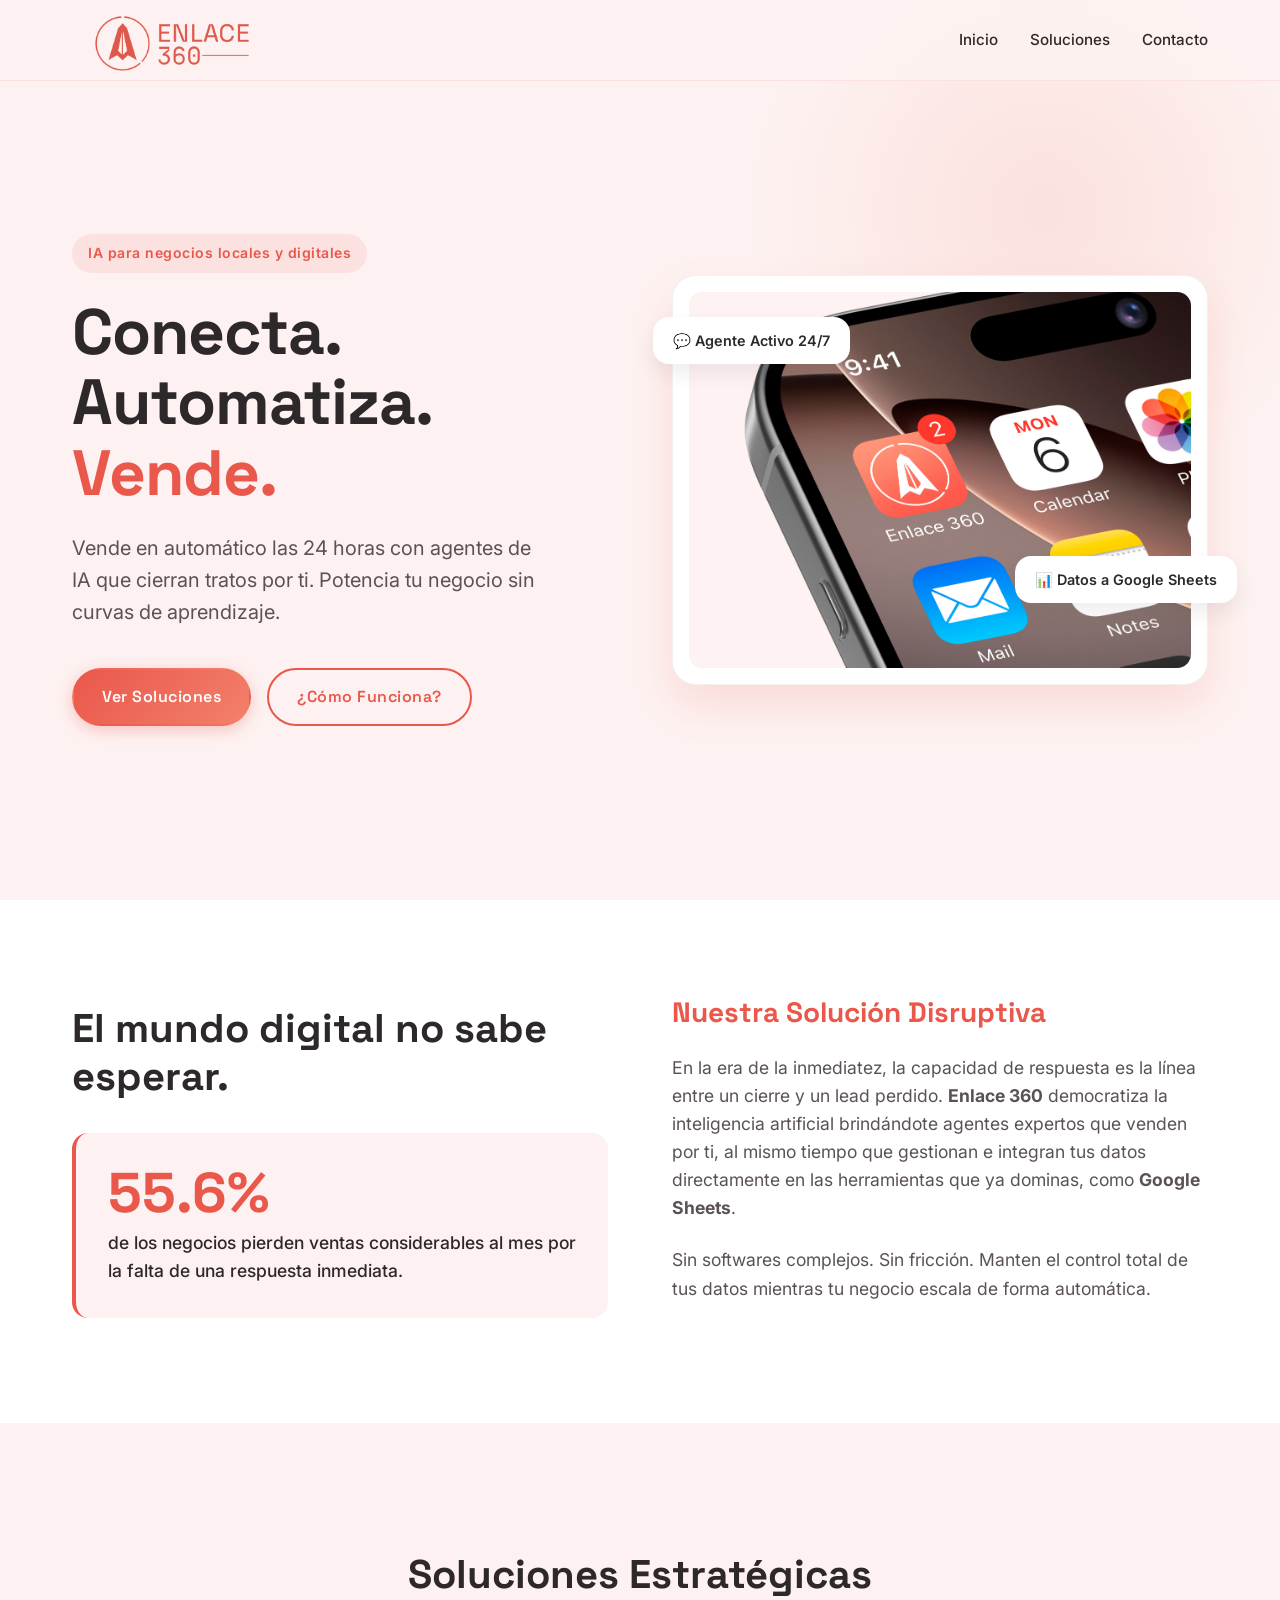
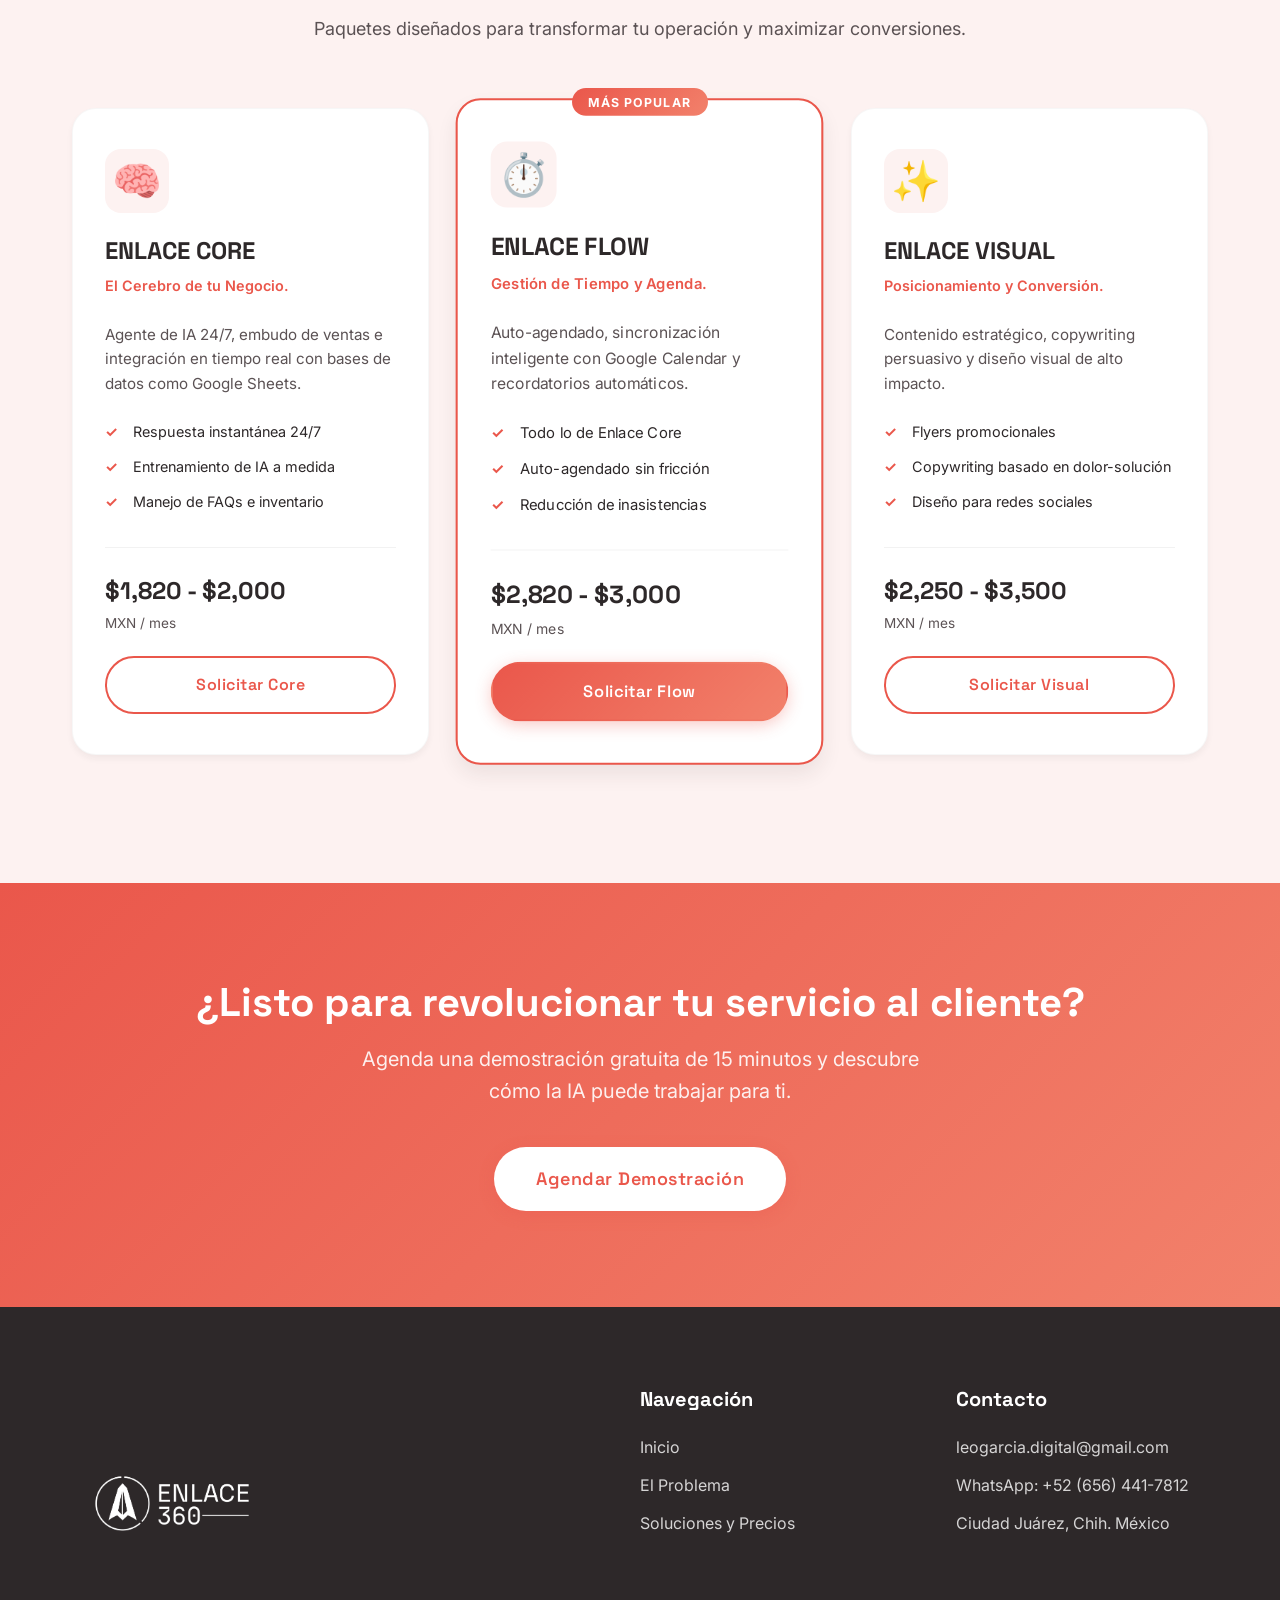
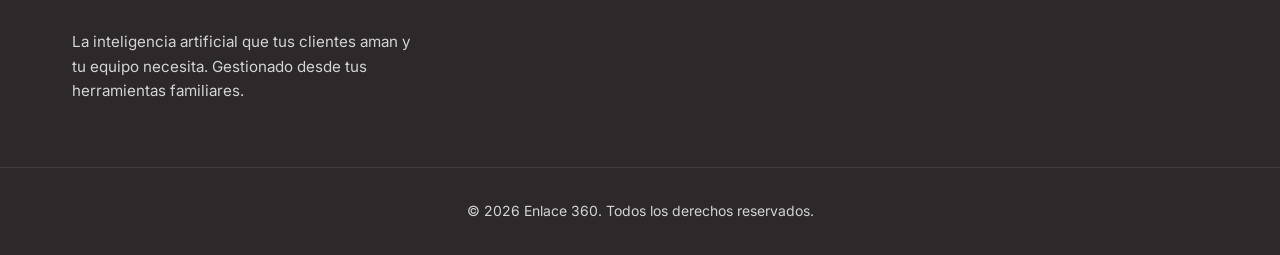
<file: index.html>
<!DOCTYPE html>
<html lang="es">

<head>
    <meta charset="UTF-8">
    <meta name="viewport" content="width=device-width, initial-scale=1.0">
    <title>Enlace 360 | Conecta. Automatiza. Vende.</title>
    <!-- Description for SEO -->
    <meta name="description"
        content="Automatiza tus ventas 24/7 con agentes de IA integrados a Google Sheets. Enlace 360: Conecta, Automatiza y Vende sin curvas de aprendizaje.">
    <!-- Fonts -->
    <link rel="preconnect" href="https://fonts.googleapis.com">
    <link rel="preconnect" href="https://fonts.gstatic.com" crossorigin>
    <!-- Space Grotesk (Headings) and Inter (Body) -->
    <link
        href="https://fonts.googleapis.com/css2?family=Inter:wght@300;400;500;600&family=Space+Grotesk:wght@400;600;700&display=swap"
        rel="stylesheet">
    <!-- CSS -->
    <link rel="stylesheet" href="styles.css">
</head>

<body>

    <!-- Header Navigation -->
    <header class="header" id="header">
        <div class="container nav-container">
            <a href="#" class="logo">
                <!-- SUGERENCIA: Inserta la ruta de tu propio logo aquí -->
                <img src="img/LogoFamilia_v002_Logo + Icono Color+.png" alt="Enlace 360 Logo" class="logo-img"
                    aria-hidden="true" title="Reemplazar con LogoIdea.jpg o tu logo final">

            </a>
            <nav class="navbar" id="navbar">
                <ul class="nav-links">
                    <li><a href="#inicio" class="nav-link">Inicio</a></li>
                    <li><a href="#soluciones" class="nav-link">Soluciones</a></li>
                    <li><a href="#contacto" class="nav-link btn-secondary">Contacto</a></li>
                </ul>
                <button class="mobile-menu-btn" id="mobile-menu-btn" aria-label="Abrir menú">
                    <span></span>
                    <span></span>
                    <span></span>
                </button>
            </nav>
        </div>
    </header>

    <main>
        <!-- Hero Section -->
        <section id="inicio" class="hero">
            <div class="container hero-container">
                <div class="hero-content">
                    <span class="badge">IA para negocios locales y digitales</span>
                    <h1 class="hero-title">Conecta. Automatiza. <span class="highlight">Vende.</span></h1>
                    <p class="hero-subtitle">Vende en automático las 24 horas con agentes de IA que cierran tratos por
                        ti. Potencia tu negocio sin curvas de aprendizaje.</p>
                    <div class="hero-cta">
                        <a href="#soluciones" class="btn btn-primary">Ver Soluciones</a>
                        <a href="#problema" class="btn btn-outline">¿Cómo Funciona?</a>
                    </div>
                </div>
                <!-- Optional: Hero visual space -->
                <div class="hero-visual">
                    <!-- SUGERENCIA: Inserta la ruta de tu propia imagen de portada ("Portada.jpg") o mockup aquí -->
                    <div class="mockup-frame">
                        <img src="img/AppMockup.jpg" alt="Demostración Enlace 360" class="hero-img"
                            title="Reemplazar con Portada.jpg">
                        <div class="floating-badge badge-1">💬 Agente Activo 24/7</div>
                        <div class="floating-badge badge-2">📊 Datos a Google Sheets</div>
                    </div>
                </div>
            </div>
            <!-- Decorative shape -->
            <div class="hero-shape"></div>
        </section>

        <!-- Problem / Solution Section -->
        <section id="problema" class="problem-solution">
            <div class="container">
                <div class="ps-grid">
                    <div class="ps-text">
                        <h2 class="section-title">El mundo digital no sabe esperar.</h2>
                        <div class="stats-box">
                            <span class="stat-number">55.6%</span>
                            <p class="stat-desc">de los negocios pierden ventas considerables al mes por la falta de una
                                respuesta inmediata.</p>
                        </div>
                    </div>
                    <div class="ps-content">
                        <h3>Nuestra Solución Disruptiva</h3>
                        <p>En la era de la inmediatez, la capacidad de respuesta es la línea entre un cierre y un lead
                            perdido. <strong>Enlace 360</strong> democratiza la inteligencia artificial brindándote
                            agentes expertos que venden por ti, al mismo tiempo que gestionan e integran tus datos
                            directamente en las herramientas que ya dominas, como <strong>Google Sheets</strong>.</p>
                        <p>Sin softwares complejos. Sin fricción. Manten el control total de tus datos mientras tu
                            negocio escala de forma automática.</p>
                    </div>
                </div>
            </div>
        </section>

        <!-- Packages Section -->
        <section id="soluciones" class="solutions">
            <div class="container">
                <div class="section-header">
                    <h2 class="section-title">Soluciones Estratégicas</h2>
                    <p class="section-subtitle">Paquetes diseñados para transformar tu operación y maximizar
                        conversiones.</p>
                </div>

                <div class="cards-grid">
                    <!-- Card 1 -->
                    <div class="card card-core">
                        <!-- SUGERENCIA: Inserta un icono aquí de ser necesario (e.g. Icono.jpg) -->
                        <div class="card-icon">🧠</div>
                        <div class="card-header">
                            <h3 class="card-title">ENLACE CORE</h3>
                            <span class="card-subtitle">El Cerebro de tu Negocio.</span>
                        </div>
                        <div class="card-body">
                            <p class="card-desc">Agente de IA 24/7, embudo de ventas e integración en tiempo real con
                                bases de datos como Google Sheets.</p>
                            <ul class="card-features">
                                <li>Respuesta instantánea 24/7</li>
                                <li>Entrenamiento de IA a medida</li>
                                <li>Manejo de FAQs e inventario</li>
                            </ul>
                        </div>
                        <div class="card-footer">
                            <div class="price">
                                <span class="price-value">$1,820 - $2,000</span>
                                <span class="price-currency">MXN / mes</span>
                            </div>
                            <a href="#contacto" class="btn btn-outline full-width">Solicitar Core</a>
                        </div>
                    </div>

                    <!-- Card 2 -->
                    <div class="card card-flow highlight-card">
                        <div class="popular-badge">Más Popular</div>
                        <div class="card-icon">⏱️</div>
                        <div class="card-header">
                            <h3 class="card-title">ENLACE FLOW</h3>
                            <span class="card-subtitle">Gestión de Tiempo y Agenda.</span>
                        </div>
                        <div class="card-body">
                            <p class="card-desc">Auto-agendado, sincronización inteligente con Google Calendar y
                                recordatorios automáticos.</p>
                            <ul class="card-features">
                                <li>Todo lo de Enlace Core</li>
                                <li>Auto-agendado sin fricción</li>
                                <li>Reducción de inasistencias</li>
                            </ul>
                        </div>
                        <div class="card-footer">
                            <div class="price">
                                <span class="price-value">$2,820 - $3,000</span>
                                <span class="price-currency">MXN / mes</span>
                            </div>
                            <a href="#contacto" class="btn btn-primary full-width">Solicitar Flow</a>
                        </div>
                    </div>

                    <!-- Card 3 -->
                    <div class="card card-visual">
                        <div class="card-icon">✨</div>
                        <div class="card-header">
                            <h3 class="card-title">ENLACE VISUAL</h3>
                            <span class="card-subtitle">Posicionamiento y Conversión.</span>
                        </div>
                        <div class="card-body">
                            <p class="card-desc">Contenido estratégico, copywriting persuasivo y diseño visual de alto
                                impacto.</p>
                            <ul class="card-features">
                                <li>Flyers promocionales</li>
                                <li>Copywriting basado en dolor-solución</li>
                                <li>Diseño para redes sociales</li>
                            </ul>
                        </div>
                        <div class="card-footer">
                            <div class="price">
                                <span class="price-value">$2,250 - $3,500</span>
                                <span class="price-currency">MXN / mes</span>
                            </div>
                            <a href="#contacto" class="btn btn-outline full-width">Solicitar Visual</a>
                        </div>
                    </div>
                </div>
            </div>
        </section>

        <!-- CTA / Contact Section -->
        <section class="cta-section">
            <div class="container cta-container">
                <h2>¿Listo para revolucionar tu servicio al cliente?</h2>
                <p>Agenda una demostración gratuita de 15 minutos y descubre cómo la IA puede trabajar para ti.</p>
                <a href="https://api.whatsapp.com/send?phone=526564417812" target="_blank"
                    class="btn btn-primary btn-large">Agendar Demostración</a>
            </div>
        </section>
    </main>

    <!-- Footer -->
    <footer id="contacto" class="footer">
        <div class="container footer-grid">
            <div class="footer-brand">
                <!-- SUGERENCIA: Inserta tu logo en el footer -->
                <div class="logo-footer">
                    <img src="img/LogoFamilia_v002_Logo + Icono Color Negativo.png" alt="" class="logo-img"
                        aria-hidden="true" title="Reemplazar con LogoIdea.jpg">

                </div>
                <p>La inteligencia artificial que tus clientes aman y tu equipo necesita. Gestionado desde tus
                    herramientas familiares.</p>
            </div>
            <div class="footer-links">
                <h4>Navegación</h4>
                <ul>
                    <li><a href="#inicio">Inicio</a></li>
                    <li><a href="#problema">El Problema</a></li>
                    <li><a href="#soluciones">Soluciones y Precios</a></li>
                </ul>
            </div>
            <div class="footer-contact">
                <h4>Contacto</h4>
                <ul>
                    <li><a href="mailto:leogarcia.digital@gmail.com">leogarcia.digital@gmail.com</a></li>
                    <li><a href="https://api.whatsapp.com/send?phone=526564417812" target="_blank">WhatsApp: +52
                            (656) 441-7812</a></li>
                    <li>Ciudad Juárez, Chih. México</li>
                </ul>
            </div>
        </div>
        <div class="footer-bottom">
            <div class="container">
                <p>&copy; 2026 Enlace 360. Todos los derechos reservados.</p>
            </div>
        </div>
    </footer>

    <script src="script.js"></script>
</body>

</html>
</file>
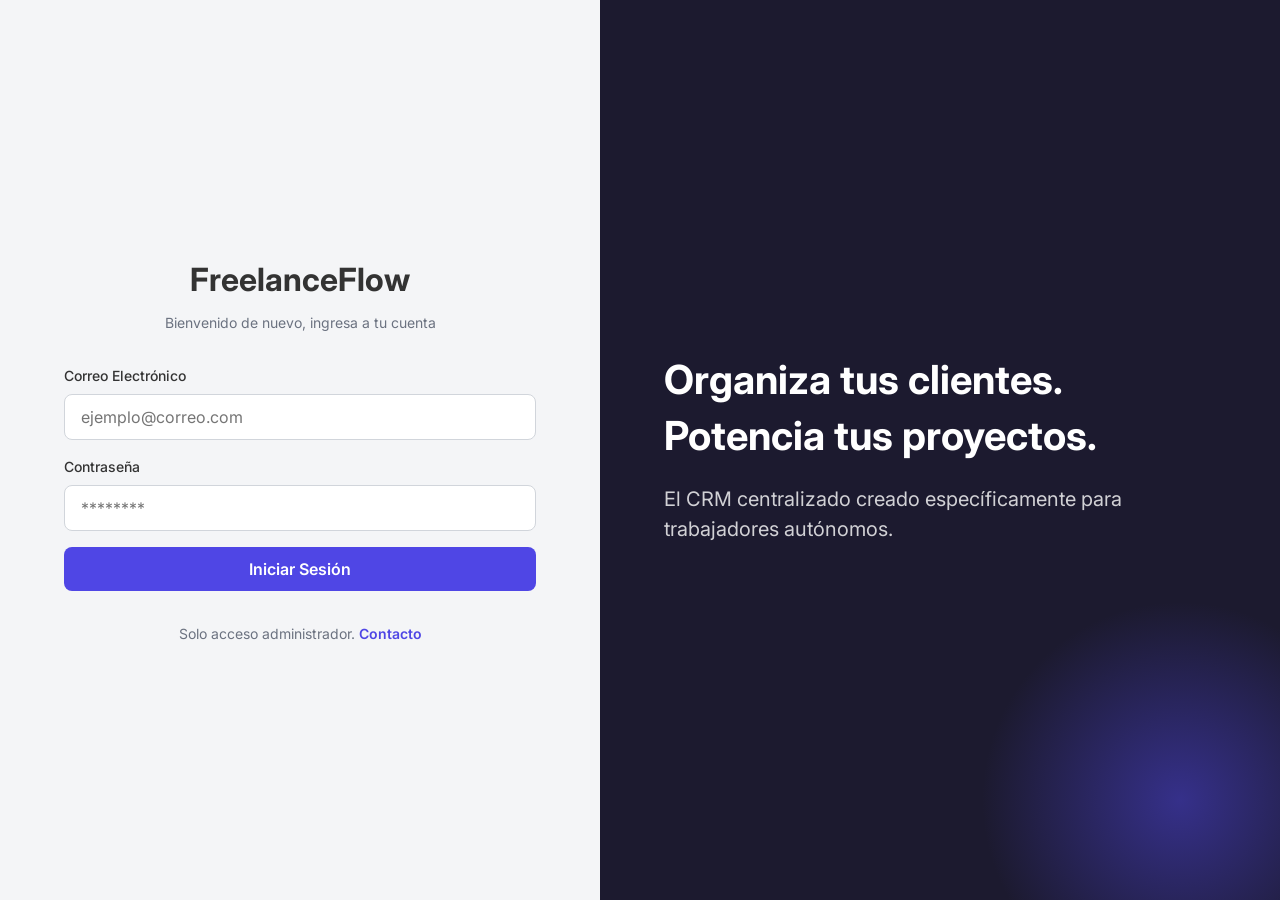
<file: frontend/index.html>
<!DOCTYPE html>
<html lang="es">

<head>
    <meta charset="UTF-8">
    <meta name="viewport" content="width=device-width, initial-scale=1.0">
    <title>Login - FreelanceFlow CRM</title>
    <!-- Referenciamos nuestros estilos -->
    <link rel="stylesheet" href="./css/variables.css">
    <link rel="stylesheet" href="./css/style.css">
    <link rel="stylesheet" href="./css/auth.css">
</head>

<body>
    <main class="authLayout">
        <!-- Formulario (Lado izquierdo) -->
        <section class="authContainer">
            <div class="authHeader">
                <h1 class="titleLarge">FreelanceFlow</h1>
                <p class="textMuted">Bienvenido de nuevo, ingresa a tu cuenta</p>
            </div>

            <form class="authForm" id="loginForm">
                <div class="formGroup">
                    <label class="formLabel" for="email">Correo Electrónico</label>
                    <input class="formInput" type="email" id="email" placeholder="ejemplo@correo.com" required>
                </div>

                <div class="formGroup">
                    <label class="formLabel" for="password">Contraseña</label>
                    <input class="formInput" type="password" id="password" placeholder="********" required>
                </div>

                <button type="submit" class="btn btnPrimary btnBlock" id="btnLogin">Iniciar Sesión</button>
            </form>

            <div class="authFooter">
                <p class="textSmall">Solo acceso administrador. <a href="#" class="authLink">Contacto</a></p>
            </div>
        </section>

        <!-- Creativo lateral (Lado derecho - Color corporativo) -->
        <section class="authSidebar">
            <div class="authSidebarContent">
                <h2 class="authSidebarTitle">Organiza tus clientes.</h2>
                <h2 class="authSidebarTitle">Potencia tus proyectos.</h2>
                <p class="authSidebarText">El CRM centralizado creado específicamente para trabajadores autónomos.</p>
            </div>
        </section>
    </main>
</body>

</html>
</file>
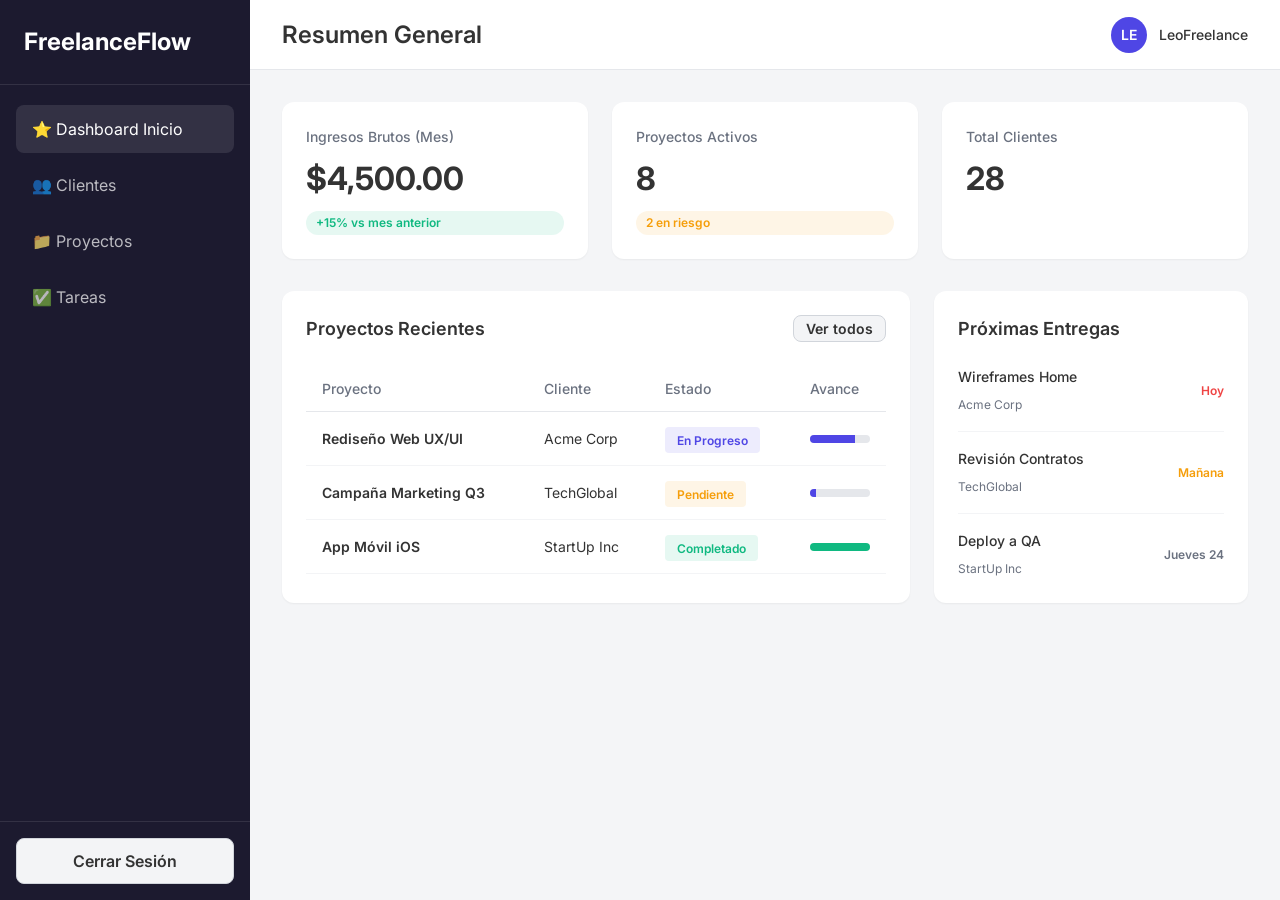
<file: frontend/pages/dashboard.html>
<!DOCTYPE html>
<html lang="es">
<head>
    <meta charset="UTF-8">
    <meta name="viewport" content="width=device-width, initial-scale=1.0">
    <title>Dashboard - FreelanceFlow</title>
    <link rel="stylesheet" href="../css/variables.css">
    <link rel="stylesheet" href="../css/style.css">
    <link rel="stylesheet" href="../css/dashboard.css">
</head>
<body>
    <div class="dashLayout">
        <!-- Sidebar Navigation -->
        <aside class="sidebar">
            <div class="sidebarHeader">
                <h2 class="sidebarLogo">FreelanceFlow</h2>
            </div>
            <nav class="sidebarNav">
                <ul class="navList">
                    <li class="navItem active">
                        <a href="dashboard.html" class="navLink">⭐ Dashboard Inicio</a>
                    </li>
                    <li class="navItem">
                        <a href="#" class="navLink">👥 Clientes</a>
                    </li>
                    <li class="navItem">
                        <a href="#" class="navLink">📁 Proyectos</a>
                    </li>
                    <li class="navItem">
                        <a href="#" class="navLink">✅ Tareas</a>
                    </li>
                </ul>
            </nav>
            <div class="sidebarFooter">
                <button class="btn btnSecondary btnBlock btnLogout" id="logoutBtn">Cerrar Sesión</button>
            </div>
        </aside>

        <!-- Main Content Area -->
        <main class="mainContent">
            <!-- Top Navbar -->
            <header class="topbar">
                <div class="topbarLeft">
                    <!-- Mobile Menu Button -->
                    <button class="btn mobileMenuBtn" id="mobileMenuBtn">
                        <span class="menuIcon">☰</span>
                    </button>
                    <h1 class="pageTitle">Resumen General</h1>
                </div>
                <div class="topbarRight">
                    <div class="userProfile">
                        <div class="avatarCircle">LE</div>
                        <span class="userName">LeoFreelance</span>
                    </div>
                </div>
            </header>

            <!-- Dashboard Content -->
            <div class="contentWrapper">
                <!-- KPI Cards -->
                <section class="kpiGrid">
                    <article class="card">
                        <p class="cardSubtitle">Ingresos Brutos (Mes)</p>
                        <h3 class="cardValue">$4,500.00</h3>
                        <span class="badge badgeSuccess">+15% vs mes anterior</span>
                    </article>
                    <article class="card">
                        <p class="cardSubtitle">Proyectos Activos</p>
                        <h3 class="cardValue">8</h3>
                        <span class="badge badgeNeutral">2 en riesgo</span>
                    </article>
                    <article class="card">
                        <p class="cardSubtitle">Total Clientes</p>
                        <h3 class="cardValue">28</h3>
                    </article>
                </section>

                <div class="dashboardGrid">
                    <!-- Recent Projects section -->
                    <section class="card colSpan2">
                        <div class="cardHeader">
                            <h3 class="cardTitle">Proyectos Recientes</h3>
                            <button class="btn btnSecondary btnSmall">Ver todos</button>
                        </div>
                        <div class="tableResponsive">
                            <table class="dataTable">
                                <thead>
                                    <tr>
                                        <th>Proyecto</th>
                                        <th>Cliente</th>
                                        <th>Estado</th>
                                        <th>Avance</th>
                                    </tr>
                                </thead>
                                <tbody>
                                    <tr>
                                        <td class="cellStrong">Rediseño Web UX/UI</td>
                                        <td>Acme Corp</td>
                                        <td><span class="statusTag statusProgress">En Progreso</span></td>
                                        <td><div class="progressBar"><div class="progressFill" style="width: 75%;"></div></div></td>
                                    </tr>
                                    <tr>
                                        <td class="cellStrong">Campaña Marketing Q3</td>
                                        <td>TechGlobal</td>
                                        <td><span class="statusTag statusPending">Pendiente</span></td>
                                        <td><div class="progressBar"><div class="progressFill" style="width: 10%;"></div></div></td>
                                    </tr>
                                    <tr>
                                        <td class="cellStrong">App Móvil iOS</td>
                                        <td>StartUp Inc</td>
                                        <td><span class="statusTag statusDone">Completado</span></td>
                                        <td><div class="progressBar"><div class="progressFill bgSuccess" style="width: 100%;"></div></div></td>
                                    </tr>
                                </tbody>
                            </table>
                        </div>
                    </section>

                    <!-- Upcoming Tasks -->
                    <section class="card">
                        <div class="cardHeader">
                            <h3 class="cardTitle">Próximas Entregas</h3>
                        </div>
                        <ul class="taskList">
                            <li class="taskItem">
                                <div class="taskInfo">
                                    <h4 class="taskName">Wireframes Home</h4>
                                    <span class="taskProject">Acme Corp</span>
                                </div>
                                <span class="taskDate textDanger">Hoy</span>
                            </li>
                            <li class="taskItem">
                                <div class="taskInfo">
                                    <h4 class="taskName">Revisión Contratos</h4>
                                    <span class="taskProject">TechGlobal</span>
                                </div>
                                <span class="taskDate textWarning">Mañana</span>
                            </li>
                            <li class="taskItem">
                                <div class="taskInfo">
                                    <h4 class="taskName">Deploy a QA</h4>
                                    <span class="taskProject">StartUp Inc</span>
                                </div>
                                <span class="taskDate">Jueves 24</span>
                            </li>
                        </ul>
                    </section>
                </div>
            </div>
        </main>
    </div>
</body>
</html>
</file>
<file: styles.css>
/* ====================================
   Enlace 360 - Design System
   ==================================== */

:root {
    /* Brand Colors */
    --clr-bg: #FDF2F1;
    --clr-primary: #EA574B;
    --clr-secondary: #F2816B;
    --clr-text: #2D2829;
    --clr-text-light: #5B5254;
    --clr-white: #FFFFFF;

    /* Gradients */
    --gradient-primary: linear-gradient(135deg, var(--clr-primary) 0%, var(--clr-secondary) 100%);
    --gradient-card-hover: linear-gradient(180deg, rgba(255, 255, 255, 0) 0%, rgba(253, 242, 241, 0.5) 100%);

    /* Typography */
    --font-heading: 'Space Grotesk', sans-serif;
    --font-body: 'Inter', sans-serif;

    /* Shadows */
    --shadow-sm: 0 4px 6px rgba(45, 40, 41, 0.05);
    --shadow-md: 0 10px 20px rgba(45, 40, 41, 0.08);
    --shadow-lg: 0 20px 40px rgba(234, 87, 75, 0.15);

    /* Layout */
    --border-radius: 16px;
    --border-radius-lg: 24px;
    --transition: all 0.3s cubic-bezier(0.25, 0.8, 0.25, 1);
}

/* ====================================
   Reset & Globals
   ==================================== */
* {
    margin: 0;
    padding: 0;
    box-sizing: border-box;
}

html {
    scroll-behavior: smooth;
    font-size: 16px;
}

body {
    font-family: var(--font-body);
    background-color: var(--clr-bg);
    color: var(--clr-text);
    line-height: 1.6;
    overflow-x: hidden;
}

h1,
h2,
h3,
h4,
.logo-text,
.section-title {
    font-family: var(--font-heading);
    color: var(--clr-text);
    line-height: 1.2;
}

a {
    text-decoration: none;
    color: inherit;
}

ul {
    list-style: none;
}

.highlight {
    color: var(--clr-primary);
}

.container {
    max-width: 1200px;
    margin: 0 auto;
    padding: 0 2rem;
}

/* ====================================
   Buttons
   ==================================== */
.btn {
    display: inline-flex;
    align-items: center;
    justify-content: center;
    padding: 0.875rem 1.75rem;
    font-size: 1rem;
    font-weight: 600;
    border-radius: 50px;
    transition: var(--transition);
    cursor: pointer;
    font-family: var(--font-heading);
    letter-spacing: 0.5px;
    border: 2px solid transparent;
}

.btn-primary {
    background: var(--gradient-primary);
    color: var(--clr-white);
    box-shadow: 0 4px 15px rgba(234, 87, 75, 0.3);
}

.btn-primary:hover {
    transform: translateY(-2px);
    box-shadow: 0 8px 25px rgba(234, 87, 75, 0.4);
}

.btn-secondary {
    background-color: transparent;
    color: var(--clr-text);
}

.btn-outline {
    background: transparent;
    color: var(--clr-primary);
    border-color: var(--clr-primary);
}

.btn-outline:hover {
    background: var(--clr-primary);
    color: var(--clr-white);
}

.btn-large {
    padding: 1rem 2.5rem;
    font-size: 1.125rem;
}

.full-width {
    width: 100%;
}

/* ====================================
   Header / Navigation
   ==================================== */
.header {
    position: fixed;
    top: 0;
    left: 0;
    width: 100%;
    z-index: 1000;
    background: rgba(253, 242, 241, 0.9);
    backdrop-filter: blur(10px);
    border-bottom: 1px solid rgba(234, 87, 75, 0.1);
    transition: var(--transition);
}

.header.scrolled {
    background: rgba(255, 255, 255, 0.95);
    box-shadow: var(--shadow-sm);
    padding-top: 5px;
    padding-bottom: 5px;
}

.nav-container {
    display: flex;
    justify-content: space-between;
    align-items: center;
    height: 80px;
}

.logo {
    display: flex;
    align-items: center;
    gap: 10px;
}

.logo-img {
    height: 200px;
    width: auto;
    margin-top: 3vh;
    border-radius: 52px;
}

.logo-text {
    font-size: 1.5rem;
    font-weight: 700;
    letter-spacing: -0.5px;
}

.nav-links {
    display: flex;
    align-items: center;
    gap: 2rem;
}

.nav-link {
    font-weight: 500;
    font-size: 0.95rem;
    transition: var(--transition);
}

.nav-link:hover {
    color: var(--clr-primary);
}

.mobile-menu-btn {
    display: none;
    background: none;
    border: none;
    flex-direction: column;
    gap: 5px;
    cursor: pointer;
}

.mobile-menu-btn span {
    display: block;
    width: 25px;
    height: 3px;
    background-color: var(--clr-text);
    border-radius: 3px;
    transition: var(--transition);
}

/* ====================================
   Hero Section
   ==================================== */
.hero {
    position: relative;
    padding-top: 160px;
    padding-bottom: 100px;
    min-height: 100vh;
    display: flex;
    align-items: center;
    overflow: hidden;
}

.hero-container {
    display: grid;
    grid-template-columns: 1fr 1fr;
    gap: 4rem;
    align-items: center;
    position: relative;
    z-index: 2;
}

.badge {
    display: inline-block;
    padding: 0.5rem 1rem;
    background: rgba(234, 87, 75, 0.1);
    color: var(--clr-primary);
    border-radius: 20px;
    font-size: 0.875rem;
    font-weight: 600;
    margin-bottom: 1.5rem;
    letter-spacing: 0.5px;
}

.hero-title {
    font-size: 4rem;
    line-height: 1.1;
    margin-bottom: 1.5rem;
    letter-spacing: -1px;
}

.hero-subtitle {
    font-size: 1.25rem;
    color: var(--clr-text-light);
    margin-bottom: 2.5rem;
    max-width: 90%;
}

.hero-cta {
    display: flex;
    gap: 1rem;
    align-items: center;
}

.hero-visual {
    position: relative;
}

.mockup-frame {
    position: relative;
    background: var(--clr-white);
    border-radius: var(--border-radius-lg);
    box-shadow: var(--shadow-lg);
    padding: 1rem;
    border: 1px solid rgba(0, 0, 0, 0.05);
}

.mockup-frame::before {
    content: '';
    display: block;
    padding-top: 75%;
    background: #f1f2f6;
    border-radius: calc(var(--border-radius-lg) - 10px);
}

.hero-img {
    position: absolute;
    top: 1rem;
    left: 1rem;
    right: 1rem;
    bottom: 1rem;
    width: calc(100% - 2rem);
    height: calc(100% - 2rem);
    object-fit: cover;
    border-radius: calc(var(--border-radius-lg) - 10px);
}

/* Float animations */
@keyframes float {
    0% {
        transform: translateY(0px);
    }

    50% {
        transform: translateY(-10px);
    }

    100% {
        transform: translateY(0px);
    }
}

.floating-badge {
    position: absolute;
    background: var(--clr-white);
    padding: 0.75rem 1.25rem;
    border-radius: var(--border-radius);
    box-shadow: var(--shadow-md);
    font-weight: 600;
    font-size: 0.9rem;
    color: var(--clr-text);
    animation: float 4s ease-in-out infinite;
    z-index: 3;
}

.badge-1 {
    top: 10%;
    left: -20px;
    animation-delay: 0s;
}

.badge-2 {
    bottom: 20%;
    right: -30px;
    animation-delay: 2s;
}

.hero-shape {
    position: absolute;
    top: -10%;
    right: -5%;
    width: 600px;
    height: 600px;
    background: radial-gradient(circle, rgba(242, 129, 107, 0.15) 0%, rgba(253, 242, 241, 0) 70%);
    border-radius: 50%;
    z-index: 1;
}

/* ====================================
   Problem / Solution Section
   ==================================== */
.problem-solution {
    padding: 6rem 0;
    background-color: var(--clr-white);
}

.ps-grid {
    display: grid;
    grid-template-columns: 1fr 1fr;
    gap: 4rem;
    align-items: center;
}

.ps-text .section-title {
    font-size: 2.5rem;
    margin-bottom: 2rem;
}

.stats-box {
    background: var(--clr-bg);
    padding: 2rem;
    border-radius: var(--border-radius);
    border-left: 4px solid var(--clr-primary);
}

.stat-number {
    font-size: 3.5rem;
    font-family: var(--font-heading);
    font-weight: 700;
    color: var(--clr-primary);
    display: block;
    line-height: 1;
    margin-bottom: 0.5rem;
}

.stat-desc {
    font-size: 1.1rem;
    font-weight: 500;
}

.ps-content h3 {
    font-size: 1.75rem;
    margin-bottom: 1.5rem;
    color: var(--clr-primary);
}

.ps-content p {
    font-size: 1.1rem;
    color: var(--clr-text-light);
    margin-bottom: 1.5rem;
}

/* ====================================
   Solutions / Packages Section
   ==================================== */
.solutions {
    padding: 8rem 0;
}

.section-header {
    text-align: center;
    max-width: 700px;
    margin: 0 auto 4rem;
}

.section-title {
    font-size: 2.5rem;
    margin-bottom: 1rem;
}

.section-subtitle {
    font-size: 1.125rem;
    color: var(--clr-text-light);
}

.cards-grid {
    display: grid;
    grid-template-columns: repeat(3, 1fr);
    gap: 2rem;
    align-items: start;
}

.card {
    background: var(--clr-white);
    border-radius: var(--border-radius-lg);
    padding: 2.5rem 2rem;
    box-shadow: var(--shadow-sm);
    transition: var(--transition);
    position: relative;
    border: 1px solid rgba(0, 0, 0, 0.03);
    display: flex;
    flex-direction: column;
    height: 100%;
}

.card:hover {
    transform: translateY(-5px);
    box-shadow: var(--shadow-md);
}

.card-icon {
    font-size: 2.5rem;
    margin-bottom: 1.5rem;
    background: var(--clr-bg);
    width: 64px;
    height: 64px;
    display: flex;
    align-items: center;
    justify-content: center;
    border-radius: 16px;
}

.card-header {
    margin-bottom: 1.5rem;
}

.card-title {
    font-size: 1.5rem;
    margin-bottom: 0.5rem;
}

.card-subtitle {
    color: var(--clr-primary);
    font-weight: 600;
    font-size: 0.9rem;
}

.card-body {
    flex-grow: 1;
}

.card-desc {
    color: var(--clr-text-light);
    margin-bottom: 1.5rem;
    font-size: 0.95rem;
}

.card-features {
    margin-bottom: 2rem;
}

.card-features li {
    position: relative;
    padding-left: 1.75rem;
    margin-bottom: 0.75rem;
    font-size: 0.9rem;
    color: var(--clr-text);
}

.card-features li::before {
    content: '✓';
    position: absolute;
    left: 0;
    color: var(--clr-primary);
    font-weight: bold;
}

.card-footer {
    border-top: 1px solid rgba(0, 0, 0, 0.05);
    padding-top: 1.5rem;
    margin-top: auto;
}

.price {
    margin-bottom: 1.25rem;
}

.price-value {
    display: block;
    font-family: var(--font-heading);
    font-size: 1.5rem;
    font-weight: 700;
    color: var(--clr-text);
}

.price-currency {
    font-size: 0.85rem;
    color: var(--clr-text-light);
}

/* Highlighted Card */
.highlight-card {
    border: 2px solid var(--clr-primary);
    box-shadow: var(--shadow-md);
    transform: scale(1.03);
}

.highlight-card:hover {
    transform: scale(1.03) translateY(-5px);
}

.popular-badge {
    position: absolute;
    top: -12px;
    left: 50%;
    transform: translateX(-50%);
    background: var(--gradient-primary);
    color: var(--clr-white);
    padding: 4px 16px;
    border-radius: 20px;
    font-size: 0.75rem;
    font-weight: 700;
    text-transform: uppercase;
    letter-spacing: 1px;
}

/* ====================================
   CTA Section
   ==================================== */
.cta-section {
    background: var(--gradient-primary);
    padding: 6rem 0;
    text-align: center;
    color: var(--clr-white);
}

.cta-container h2 {
    color: var(--clr-white);
    font-size: 2.5rem;
    margin-bottom: 1rem;
}

.cta-container p {
    font-size: 1.25rem;
    margin-bottom: 2.5rem;
    opacity: 0.9;
    max-width: 600px;
    margin-left: auto;
    margin-right: auto;
}

.cta-section .btn-primary {
    background: var(--clr-white);
    color: var(--clr-primary);
}

.cta-section .btn-primary:hover {
    background: var(--clr-bg);
}

/* ====================================
   Footer
   ==================================== */
.footer {
    background-color: var(--clr-text);
    color: rgba(255, 255, 255, 0.8);
    padding-top: 5rem;
}

.footer-grid {
    display: grid;
    grid-template-columns: 2fr 1fr 1fr;
    gap: 4rem;
    margin-bottom: 4rem;
}

.footer-brand .logo-footer {
    display: flex;
    align-items: center;
    gap: 10px;
    margin-bottom: 1rem;
}

.footer-brand .logo-text {
    color: var(--clr-white);
    font-size: 1.5rem;
    font-weight: 700;
}

.footer-brand p {
    font-size: 0.95rem;
    max-width: 350px;
}

.footer h4 {
    color: var(--clr-white);
    font-family: var(--font-heading);
    font-size: 1.25rem;
    margin-bottom: 1.5rem;
}

.footer-links ul li,
.footer-contact ul li {
    margin-bottom: 0.75rem;
}

.footer-links ul li a,
.footer-contact ul li a {
    transition: var(--transition);
}

.footer-links ul li a:hover,
.footer-contact ul li a:hover {
    color: var(--clr-primary);
}

.footer-bottom {
    border-top: 1px solid rgba(255, 255, 255, 0.1);
    padding: 2rem 0;
    text-align: center;
    font-size: 0.875rem;
}

/* ====================================
   Responsive Design
   ==================================== */
@media (max-width: 1024px) {
    .cards-grid {
        gap: 1rem;
    }

    .highlight-card {
        transform: scale(1);
    }

    .highlight-card:hover {
        transform: translateY(-5px);
    }

    .hero-title {
        font-size: 3.5rem;
    }
}

@media (max-width: 900px) {

    .hero-container,
    .ps-grid {
        grid-template-columns: 1fr;
        gap: 3rem;
        text-align: center;
    }

    .hero-cta {
        justify-content: center;
    }

    .hero-shape {
        top: 0;
        right: 0;
        width: 100%;
        height: 100%;
        border-radius: 0;
        background: radial-gradient(circle, rgba(242, 129, 107, 0.1) 0%, rgba(253, 242, 241, 0) 60%);
    }

    .hero {
        padding-top: 120px;
    }

    .cards-grid {
        grid-template-columns: 1fr;
        max-width: 500px;
        margin: 0 auto;
    }

    .footer-grid {
        grid-template-columns: 1fr;
        gap: 2rem;
        text-align: center;
    }

    .footer-brand p {
        margin: 0 auto;
    }

    .footer-brand .logo-footer {
        justify-content: center;
    }
}

@media (max-width: 768px) {
    .nav-links {
        position: fixed;
        top: 80px;
        left: -100%;
        width: 100%;
        height: calc(100vh - 80px);
        background: var(--clr-white);
        flex-direction: column;
        justify-content: center;
        gap: 2rem;
        transition: var(--transition);
    }

    .nav-links.active {
        left: 0;
    }

    .mobile-menu-btn {
        display: flex;
    }

    .mobile-menu-btn.active span:nth-child(1) {
        transform: translateY(8px) rotate(45deg);
    }

    .mobile-menu-btn.active span:nth-child(2) {
        opacity: 0;
    }

    .mobile-menu-btn.active span:nth-child(3) {
        transform: translateY(-8px) rotate(-45deg);
    }

    .hero-title {
        font-size: 2.75rem;
    }

    .ps-text .section-title {
        font-size: 2rem;
    }

    .hero-cta {
        flex-direction: column;
    }

    .hero-cta .btn {
        width: 100%;
    }

    .floating-badge {
        display: none;
    }
}
</file>
<file: frontend/css/variables.css>
@import url('https://fonts.googleapis.com/css2?family=Inter:wght@300;400;500;600;700&display=swap');

:root {
  /* Colors */
  --primaryColor: #1c1a2f; /* Color Corporativo */
  --accentColor: #4f46e5;  /* Color Auxiliar / Botones */
  --accentHover: #4338ca;
  --backgroundColor: #f4f5f7; /* Background Gris Claro */
  --surfaceColor: #ffffff; /* Cajas y Tarjetas Blancas */
  
  --textColor: #333333;
  --textLight: #6b7280;
  --textInverted: #ffffff;
  
  /* Status Colors */
  --dangerColor: #ef4444;
  --successColor: #10b981;
  --warningColor: #f59e0b;

  /* Typography */
  --fontBody: 'Inter', system-ui, -apple-system, sans-serif;
  --fontSizeSm: 0.875rem;
  --fontSizeBase: 1rem;
  --fontSizeMd: 1.125rem;
  --fontSizeLg: 1.5rem;
  --fontSizeXl: 2rem;
  
  /* Shadows & Radius */
  --borderRadiusSm: 4px;
  --borderRadiusMd: 8px;
  --borderRadiusLg: 12px;
  
  --shadowSm: 0 1px 2px 0 rgba(0, 0, 0, 0.05);
  --shadowMd: 0 4px 6px -1px rgba(0, 0, 0, 0.1), 0 2px 4px -1px rgba(0, 0, 0, 0.06);
}
</file>
<file: frontend/css/style.css>
/* Reset and Base Styles */
* {
    margin: 0;
    padding: 0;
    box-sizing: border-box;
}

body {
    font-family: var(--fontBody);
    background-color: var(--backgroundColor);
    color: var(--textColor);
    line-height: 1.5;
    -webkit-font-smoothing: antialiased;
}

a {
    text-decoration: none;
    color: inherit;
}

ul {
    list-style: none;
}

/* Typography styles */
.titleLarge {
    font-size: var(--fontSizeXl);
    font-weight: 700;
    color: var(--textColor);
    margin-bottom: 0.5rem;
}

.textMuted {
    color: var(--textLight);
    font-size: var(--fontSizeSm);
}

/* Form Styles */
.formGroup {
    margin-bottom: 1rem;
    display: flex;
    flex-direction: column;
}

.formLabel {
    font-weight: 500;
    margin-bottom: 0.5rem;
    color: var(--textColor);
    font-size: var(--fontSizeSm);
}

.formInput {
    padding: 0.75rem 1rem;
    border: 1px solid #d1d5db;
    border-radius: var(--borderRadiusMd);
    font-family: var(--fontBody);
    font-size: var(--fontSizeBase);
    transition: border-color 0.2s, box-shadow 0.2s;
}

.formInput:focus {
    outline: none;
    border-color: var(--accentColor);
    box-shadow: 0 0 0 3px rgba(79, 70, 229, 0.2);
}

/* Button Styles */
.btn {
    display: inline-flex;
    align-items: center;
    justify-content: center;
    padding: 0.75rem 1.5rem;
    border-radius: var(--borderRadiusMd);
    font-weight: 600;
    cursor: pointer;
    border: none;
    transition: all 0.2s ease;
    font-family: var(--fontBody);
    font-size: var(--fontSizeBase);
}

.btnPrimary {
    background-color: var(--accentColor);
    color: var(--textInverted);
}

.btnPrimary:hover {
    background-color: var(--accentHover);
}

.btnBlock {
    width: 100%;
}
</file>
<file: frontend/css/auth.css>
/* Layout for Login */
.authLayout {
    display: flex;
    min-height: 100vh;
}

.authContainer {
    flex: 1;
    display: flex;
    flex-direction: column;
    justify-content: center;
    padding: 2rem 4rem;
    max-width: 600px;
    margin: 0 auto;
}

.authHeader {
    margin-bottom: 2rem;
    text-align: center;
}

.authSidebar {
    flex: 1;
    background-color: var(--primaryColor);
    color: var(--textInverted);
    display: none;
    flex-direction: column;
    justify-content: center;
    padding: 4rem;
    position: relative;
    overflow: hidden;
}

/* Show sidebar on tablet and desktop */
@media (min-width: 768px) {
    .authSidebar {
        display: flex;
    }
    .authContainer {
        flex: unset;
        width: 50%;
    }
}

.authSidebarTitle {
    font-size: 2.5rem;
    font-weight: 700;
    line-height: 1.2;
    margin-bottom: 0.5rem;
    position: relative;
    z-index: 2;
}

.authSidebarText {
    font-size: 1.25rem;
    color: rgba(255, 255, 255, 0.8);
    margin-top: 1.5rem;
    position: relative;
    z-index: 2;
}

/* Background decorator for auth sidebar */
.authSidebar::after {
    content: '';
    position: absolute;
    bottom: -100px;
    right: -100px;
    width: 400px;
    height: 400px;
    background: radial-gradient(circle, var(--accentColor) 0%, transparent 70%);
    opacity: 0.5;
    border-radius: 50%;
}

.authFooter {
    margin-top: 2rem;
    text-align: center;
}

.textSmall {
    font-size: var(--fontSizeSm);
    color: var(--textLight);
}

.authLink {
    color: var(--accentColor);
    font-weight: 600;
}

.authLink:hover {
    text-decoration: underline;
}
</file>
<file: frontend/css/dashboard.css>
/* Layout for Dashboard */
.dashLayout {
    display: flex;
    min-height: 100vh;
}

/* Sidebar */
.sidebar {
    width: 250px;
    background-color: var(--primaryColor);
    color: var(--textInverted);
    display: flex;
    flex-direction: column;
    transition: transform 0.3s ease;
}

.sidebarHeader {
    padding: 1.5rem;
    border-bottom: 1px solid rgba(255, 255, 255, 0.1);
}

.sidebarLogo {
    font-size: 1.5rem;
    font-weight: 700;
}

.sidebarNav {
    flex: 1;
    padding: 1rem 0;
}

.navList {
    display: flex;
    flex-direction: column;
}

.navItem {
    margin: 0.25rem 1rem;
}

.navLink {
    display: block;
    padding: 0.75rem 1rem;
    color: rgba(255, 255, 255, 0.7);
    border-radius: var(--borderRadiusMd);
    transition: background-color 0.2s, color 0.2s;
    background: transparent;
    border: none;
    text-align: left;
    width: 100%;
    cursor: pointer;
    font-size: var(--fontSizeBase);
    font-family: inherit;
}

.navLink:hover, .navItem.active .navLink {
    background-color: rgba(255, 255, 255, 0.1);
    color: var(--textInverted);
}

.sidebarFooter {
    padding: 1rem;
    border-top: 1px solid rgba(255, 255, 255, 0.1);
}

/* Main Content Area */
.mainContent {
    flex: 1;
    display: flex;
    flex-direction: column;
    min-width: 0; /* Important for table responsiveness */
}

/* Topbar */
.topbar {
    height: 70px;
    background-color: var(--surfaceColor);
    border-bottom: 1px solid #e5e7eb;
    display: flex;
    align-items: center;
    justify-content: space-between;
    padding: 0 2rem;
}

.topbarLeft, .topbarRight {
    display: flex;
    align-items: center;
    gap: 1rem;
}

.mobileMenuBtn {
    display: none;
    background: none;
    border: none;
    font-size: 1.5rem;
    cursor: pointer;
    color: var(--textColor);
}

.pageTitle {
    font-size: var(--fontSizeLg);
    font-weight: 600;
    color: var(--textColor);
}

.userProfile {
    display: flex;
    align-items: center;
    gap: 0.75rem;
    cursor: pointer;
}

.avatarCircle {
    width: 36px;
    height: 36px;
    border-radius: 50%;
    background-color: var(--accentColor);
    color: white;
    display: flex;
    align-items: center;
    justify-content: center;
    font-weight: 600;
    font-size: var(--fontSizeSm);
}

.userName {
    font-weight: 500;
    font-size: var(--fontSizeSm);
}

/* Content Wrapper */
.contentWrapper {
    padding: 2rem;
    flex: 1;
    overflow-y: auto;
}

/* Cards & Layout */
.card {
    background-color: var(--surfaceColor);
    border-radius: var(--borderRadiusLg);
    box-shadow: var(--shadowSm);
    padding: 1.5rem;
    display: flex;
    flex-direction: column;
}

.cardHeader {
    display: flex;
    justify-content: space-between;
    align-items: center;
    margin-bottom: 1.5rem;
}

.cardTitle {
    font-size: var(--fontSizeMd);
    font-weight: 600;
}

.cardSubtitle {
    color: var(--textLight);
    font-size: var(--fontSizeSm);
    margin-bottom: 0.5rem;
    font-weight: 500;
}

.cardValue {
    font-size: 2rem;
    font-weight: 700;
    margin-bottom: 0.5rem;
}

/* Grids */
.kpiGrid {
    display: grid;
    grid-template-columns: repeat(auto-fit, minmax(240px, 1fr));
    gap: 1.5rem;
    margin-bottom: 2rem;
}

.dashboardGrid {
    display: grid;
    grid-template-columns: 1fr;
    gap: 1.5rem;
}

@media (min-width: 1024px) {
    .dashboardGrid {
        grid-template-columns: 2fr 1fr;
    }
}

/* Buttons Generics for Dash */
.btnSecondary {
    background-color: #f3f4f6;
    color: var(--textColor);
    border: 1px solid #d1d5db;
}

.btnSecondary:hover {
    background-color: #e5e7eb;
}

.btnSmall {
    padding: 0.25rem 0.75rem;
    font-size: var(--fontSizeSm);
}

/* Badges */
.badge {
    display: inline-block;
    padding: 0.2rem 0.6rem;
    border-radius: 999px;
    font-size: 0.75rem;
    font-weight: 600;
}

.badgeSuccess {
    background-color: rgba(16, 185, 129, 0.1);
    color: var(--successColor);
}

.badgeNeutral {
    background-color: rgba(245, 158, 11, 0.1);
    color: var(--warningColor);
}

/* Data Tables */
.tableResponsive {
    overflow-x: auto;
}

.dataTable {
    width: 100%;
    border-collapse: collapse;
    text-align: left;
}

.dataTable th {
    padding: 0.75rem 1rem;
    border-bottom: 1px solid #e5e7eb;
    color: var(--textLight);
    font-size: var(--fontSizeSm);
    font-weight: 500;
}

.dataTable td {
    padding: 1rem;
    border-bottom: 1px solid #f3f4f6;
    color: var(--textColor);
    font-size: var(--fontSizeSm);
}

.cellStrong {
    font-weight: 600;
    color: var(--primaryColor);
}

/* Status Tags */
.statusTag {
    padding: 0.35rem 0.75rem;
    border-radius: 4px;
    font-size: 0.75rem;
    font-weight: 600;
}

.statusProgress {
    background-color: rgba(79, 70, 229, 0.1);
    color: var(--accentColor);
}

.statusPending {
    background-color: rgba(245, 158, 11, 0.1);
    color: var(--warningColor);
}

.statusDone {
    background-color: rgba(16, 185, 129, 0.1);
    color: var(--successColor);
}

/* Progress bar */
.progressBar {
    width: 100%;
    height: 8px;
    background-color: #e5e7eb;
    border-radius: 4px;
    overflow: hidden;
}

.progressFill {
    height: 100%;
    background-color: var(--accentColor);
}

.bgSuccess {
    background-color: var(--successColor);
}

/* Task List */
.taskList {
    display: flex;
    flex-direction: column;
    gap: 1rem;
}

.taskItem {
    display: flex;
    justify-content: space-between;
    align-items: center;
    padding-bottom: 1rem;
    border-bottom: 1px solid #f3f4f6;
}

.taskItem:last-child {
    border-bottom: none;
    padding-bottom: 0;
}

.taskName {
    font-weight: 500;
    font-size: var(--fontSizeSm);
    margin-bottom: 0.25rem;
    color: var(--textColor);
}

.taskProject {
    font-size: 0.75rem;
    color: var(--textLight);
}

.taskDate {
    font-size: 0.75rem;
    font-weight: 600;
    color: var(--textLight);
}

.textDanger { color: var(--dangerColor); }
.textWarning { color: var(--warningColor); }

/* Responsive adjustments */
@media (max-width: 768px) {
    .sidebar {
        position: fixed;
        left: -250px;
        height: 100vh;
        z-index: 1000;
    }
    .sidebar.isOpen {
        transform: translateX(250px);
    }
    .mobileMenuBtn {
        display: block;
    }
    .topbar {
        padding: 0 1rem;
    }
    .contentWrapper {
        padding: 1.5rem 1rem;
    }
}
</file>
